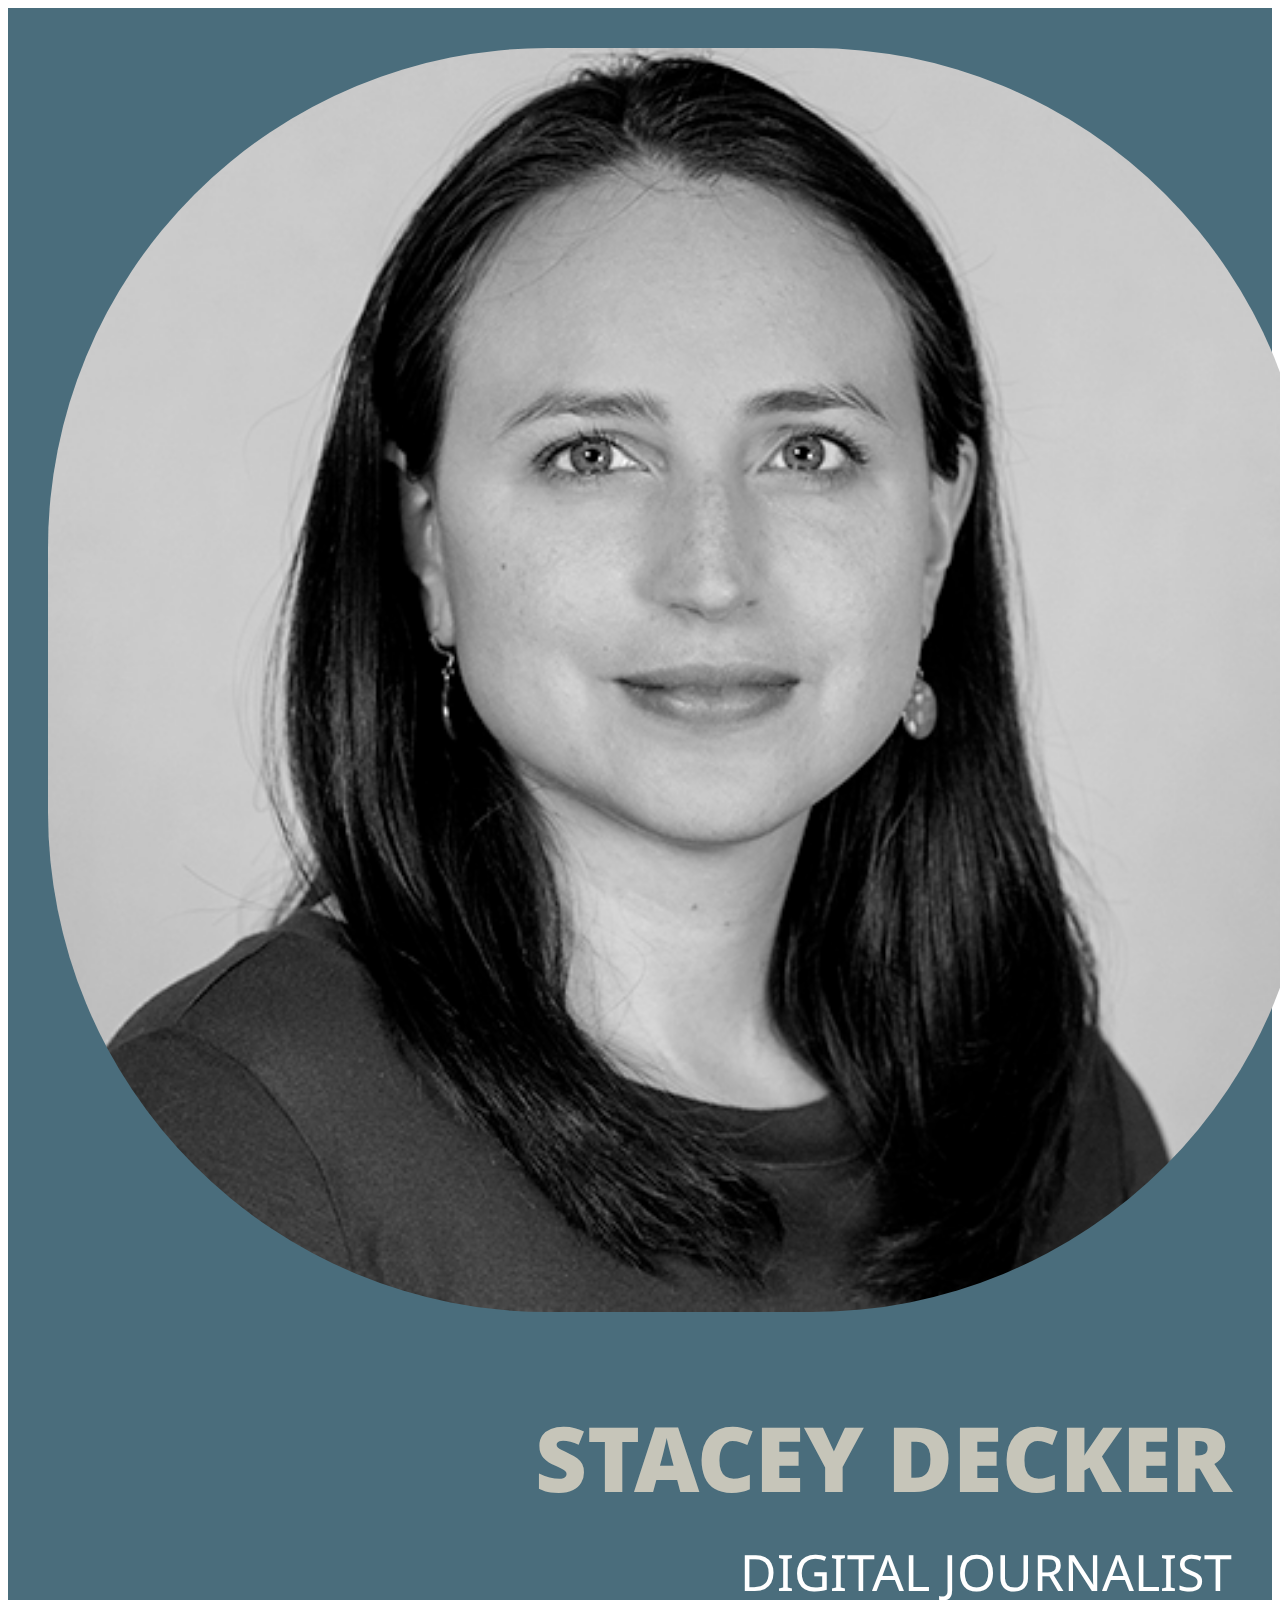
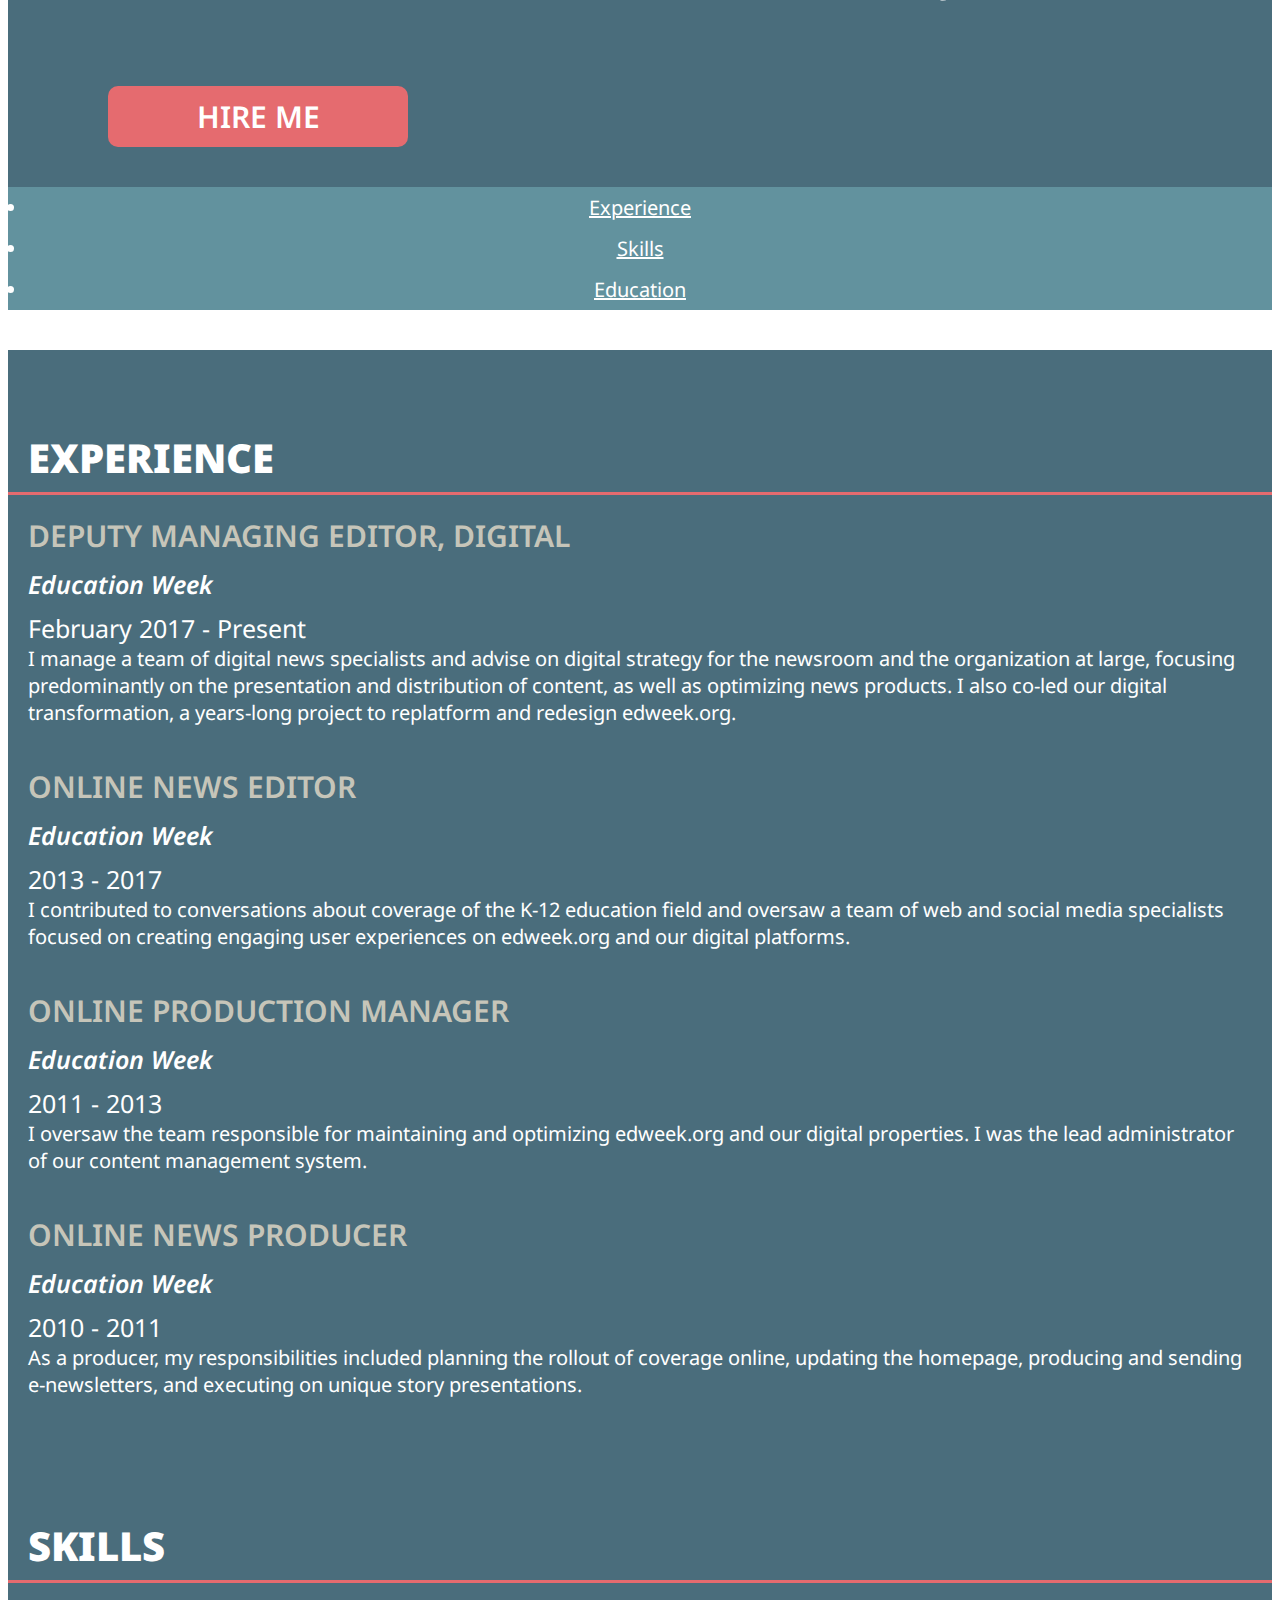
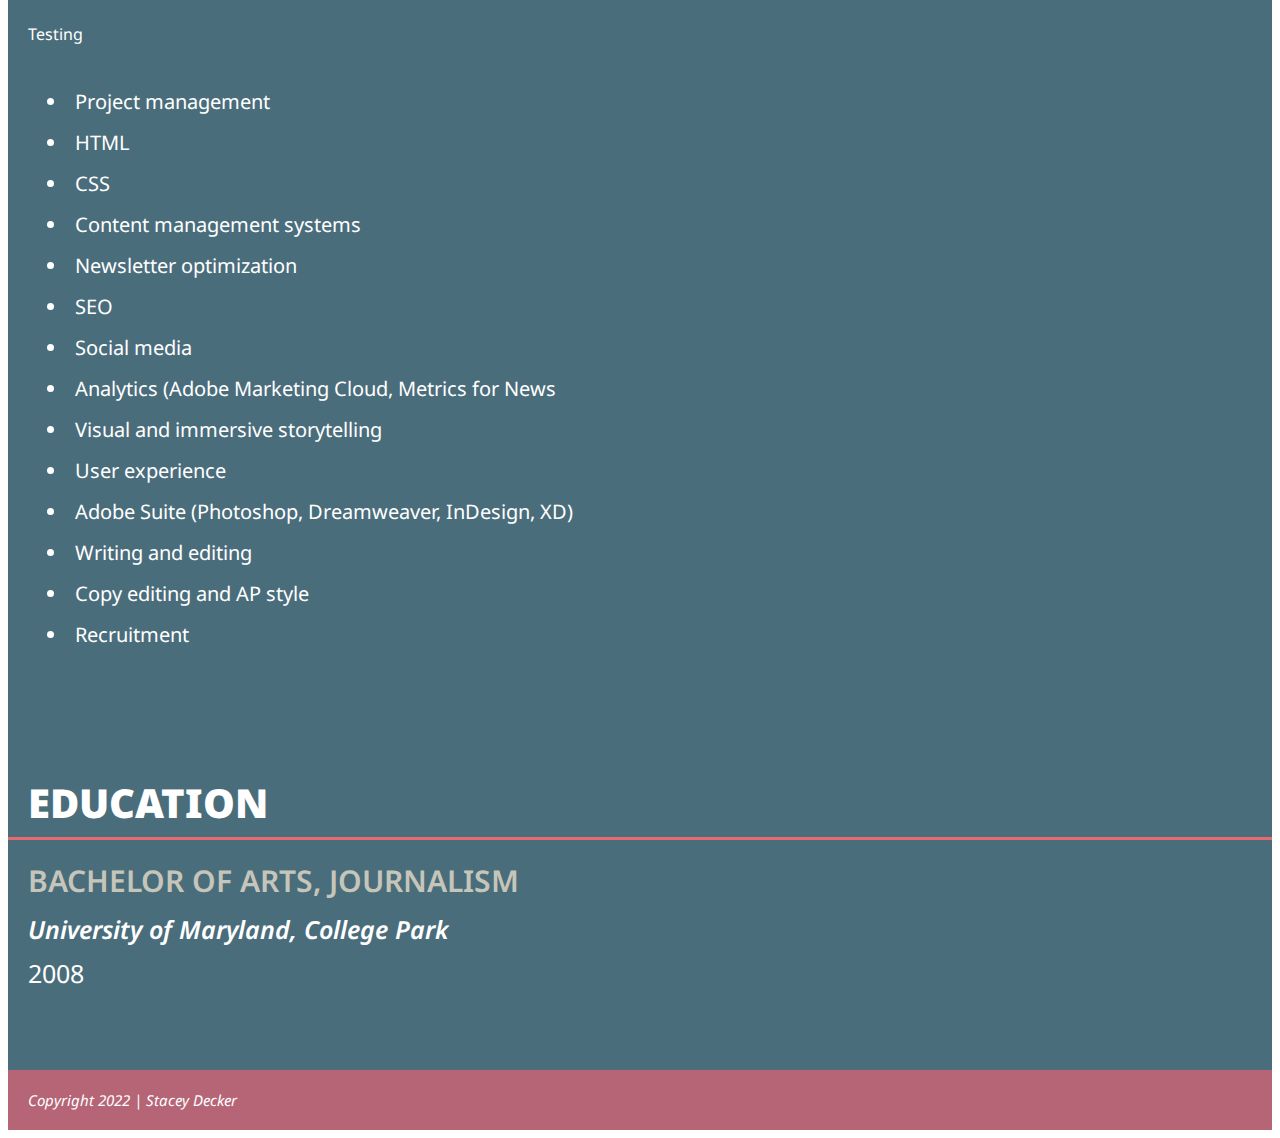
<file: online-portfolio-project/index.html>
<!DOCTYPE html>

<html lang="en">
    
<head>
    
<meta charset="utf-8">
<meta name="viewport" content="width=device-width, initial-scale=1, shrink-to-fit=no">

<title>Bootstrap Template</title>

<!-- Bootstrap CSS and JavaScript -->
<link href="https://cdn.jsdelivr.net/npm/bootstrap@5.0.1/dist/css/bootstrap.min.css" rel="stylesheet" integrity="sha384-+0n0xVW2eSR5OomGNYDnhzAbDsOXxcvSN1TPprVMTNDbiYZCxYbOOl7+AMvyTG2x" crossorigin="anonymous">
<script src="https://cdn.jsdelivr.net/npm/bootstrap@5.0.1/dist/js/bootstrap.bundle.min.js" integrity="sha384-gtEjrD/SeCtmISkJkNUaaKMoLD0//ElJ19smozuHV6z3Iehds+3Ulb9Bn9Plx0x4" crossorigin="anonymous"></script>
<link rel="stylesheet" href="https://cdn.jsdelivr.net/npm/bootstrap-icons@1.5.0/font/bootstrap-icons.css">

<link href="style.css" rel="stylesheet">
    
<link rel="preconnect" href="https://fonts.googleapis.com">
<link rel="preconnect" href="https://fonts.gstatic.com" crossorigin>
<link href="https://fonts.googleapis.com/css2?family=Noto+Sans:wght@400;600;900&display=swap" rel="stylesheet">

</head>
    
<body>

<!--Tooper Begin-->  
<div class="container-fluid" id="topper">
    <div class="row" id="toprow">
        <div class="col-sm-4">
            <img src="stacey-square-headshot.jpg" id="headshot">
        </div>
        <div class="col-sm-8">
            <h1>Stacey Decker</h1>
            <h2>Digital Journalist</h2>
            <button id="button" class="align-bottom"><a href="mailto:srdecker@umd.edu">Hire Me</a></button>
        </div>
    </div>
</div>
<!--Topper End-->
    
<!-- Horizontal Nav Start -->
<ul class="nav">
  <li class="nav-item">
    <a class="nav-link" href="#experience">Experience</a>
  </li>
  <li class="nav-item">
    <a class="nav-link" href="#skills">Skills</a>
  </li>
  <li class="nav-item">
    <a class="nav-link" href="#education">Education</a>
  </li>
</ul>
<!-- Horizontal Nav End -->


<div class="container-fluid" id="body">
    <div class="row">
        <div class="col">
            <a name="experience"></a><h3>Experience</h3>
        </div>
    </div>
    <div class="row">
        <div class="col-sm-4">
            <p id="title">Deputy Managing Editor, Digital</p>
            <p id="company">Education Week</p>
            <p id="date">February 2017 - Present</p>
        </div>
        <div class="col-sm-8">
            <p id="description">
                I manage a team of digital news specialists and advise on digital strategy for the newsroom and the organization at large, focusing predominantly on the presentation and distribution of content, as well as optimizing news products. I also co-led our digital transformation, a years-long project to replatform and redesign edweek.org.
            </p>
        </div>
    </div>
        <div class="row extraspace">
        <div class="col-sm-4">
            <p id="title">Online News Editor</p>
            <p id="company">Education Week</p>
            <p id="date">2013 - 2017</p>
        </div>
        <div class="col-sm-8">
            <p id="description">
                I contributed to conversations about coverage of the K-12 education field and oversaw a team of web and social media specialists focused on creating engaging user experiences on edweek.org and our digital platforms. 
            </p>
        </div>
    </div>
        <div class="row extraspace">
        <div class="col-sm-4">
            <p id="title">Online Production Manager</p>
            <p id="company">Education Week</p>
            <p id="date">2011 - 2013</p>
        </div>
        <div class="col-sm-8">
            <p id="description">
               I oversaw the team responsible for maintaining and optimizing edweek.org and our digital properties. I was the lead administrator of our content management system.
            </p>
        </div>
    </div>
        <div class="row extraspace">
        <div class="col-sm-4">
            <p id="title">Online News Producer</p>
            <p id="company">Education Week</p>
            <p id="date">2010 - 2011</p>
        </div>
        <div class="col-sm-8">
            <p id="description">
                As a producer, my responsibilities included planning the rollout of coverage online, updating the homepage, producing and sending e-newsletters, and executing on unique story presentations.
            </p>
        </div>
    </div>
    <div class="row">
        <div class="col">
             <a name="skills"></a><h3>Skills</h3>
        </div>
    </div>
    <div class="row">
        <div class="col-sm-4">
            <p style="padding:20px;">Testing</p>
        </div>
    </div>
     <div class="row">
        <div class="col-sm-4" id="skills">
            <ul>
                <li>
                    Project management
                </li>
                 <li>
                   HTML
                </li>
                 <li>
                    CSS
                </li>
                 <li>
                    Content management systems
                </li>
                 <li>
                  Newsletter optimization
                </li>
                 <li>
                  SEO
                </li>
            </ul>
         </div>
          <div class="col-sm-4" id="skills">
                <ul>
                <li>
                    Social media
                </li>
                  <li>
                      Analytics (Adobe Marketing Cloud, Metrics for News
                    </li> 
                    <li>
                    Visual and immersive storytelling
                    </li>
                    <li>
                        User experience
                    </li>
                    <li>
                        Adobe Suite (Photoshop, Dreamweaver, InDesign, XD)
                    </li>
            </ul>
         </div>
          <div class="col-sm-4" id="skills">
                <ul>
                <li>
                    Writing and editing
                </li>
                <li>
                    Copy editing and AP style
                </li>
                <li>
                    Recruitment
                </li>
            </ul>
         </div>
    </div>
    <div class="row">
        <div class="col">
             <a name="education"></a><h3>Education</h3>
        </div>
    </div>
    <div class="row">
        <div class="col">
            <p id="title">Bachelor of Arts, Journalism</p>
            <p id="company">University of Maryland, College Park</p>
            <p id="date">2008</p>
        </div>
    </div>
</div>

<!-- Footer start -->
<div class="container-fluid" id="footer">
    Copyright 2022 | Stacey Decker
</div>
<!-- Footer end -->
    
</body>
    
</html>
</file>
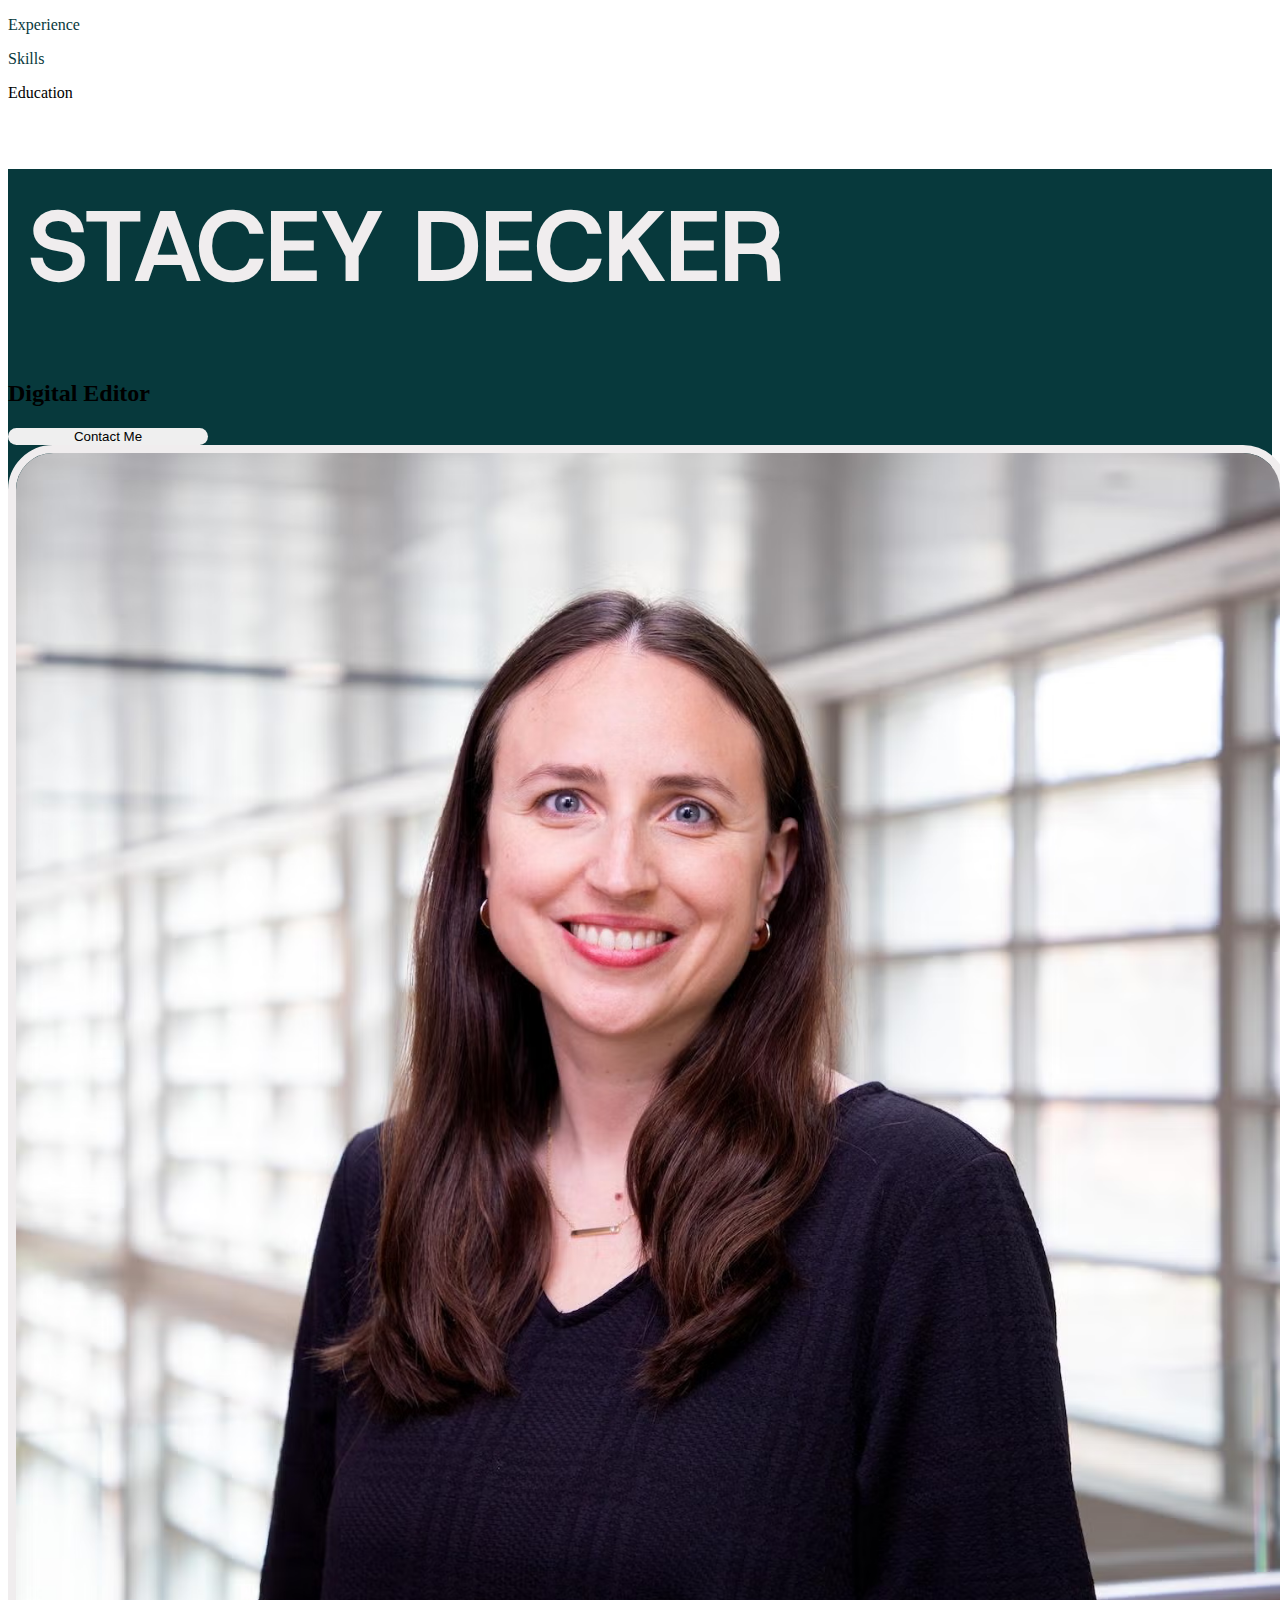
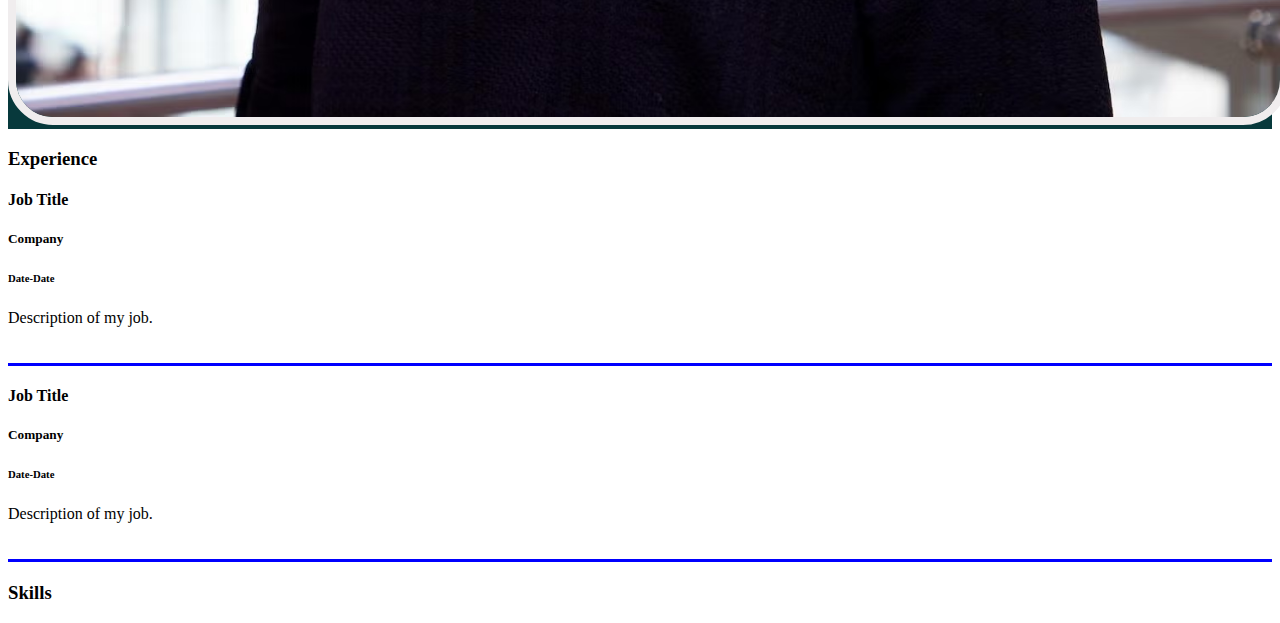
<file: online-portfolio-project/2026/index.html>
<!doctype html>
<html lang="en">
    <head>
        <meta charset="UTF-8" />
        <meta name="viewport" content="width=device-width, initial-scale=1" />

        <title>Stacey Decker's Portfolio</title>

        <!--This is my Bootstrap code-->
        <link
            href="https://cdn.jsdelivr.net/npm/bootstrap@5.3.8/dist/css/bootstrap.min.css"
            rel="stylesheet"
            integrity="sha384-sRIl4kxILFvY47J16cr9ZwB07vP4J8+LH7qKQnuqkuIAvNWLzeN8tE5YBujZqJLB"
            crossorigin="anonymous" />
        <!--This is my Google font-->
        <link rel="preconnect" href="https://fonts.googleapis.com" />
        <link rel="preconnect" href="https://fonts.gstatic.com" crossorigin />
        <link
            href="https://fonts.googleapis.com/css2?family=Host+Grotesk:ital,wght@0,300..800;1,300..800&display=swap"
            rel="stylesheet" />
        <!--This connects my HTML and CSS files-->
        <link href="style.css" rel="stylesheet" />
    </head>

    <body>
        <div class="container-fluid" id="navigation">
            <div class="row">
                <div class="col-sm-4">
                    <p class="nav"><a href="#experience">Experience</a></p>
                </div>
                <div class="col-sm-4">
                    <p class="nav"><a href="#skills">Skills</a></p>
                </div>
                <div class="col-sm-4"><p class="nav">Education</p></div>
            </div>
        </div>

        <div class="container-fluid" id="topper">
            <div class="row">
                <div class="col-sm-8">
                    <h1>Stacey <span class="lastname">Decker</span></h1>
                    <h2>Digital Editor</h2>
                    <button>Contact Me</button>
                </div>
                <div class="col-sm-4 fullwidth">
                    <img src="Stacey_Decker_03.avif" id="headshot" />
                </div>
            </div>
        </div>

        <div class="container-fluid">
            <div class="row">
                <div class="col"><h3 id="experience">Experience</h3></div>
            </div>
            <div class="row job">
                <div class="col-sm-3">
                    <h4>Job Title</h4>
                    <h5>Company</h5>
                    <h6>Date-Date</h6>
                </div>
                <div class="col-sm-9"><p>Description of my job.</p></div>
            </div>
            <div class="row job">
                <div class="col-sm-3">
                    <h4>Job Title</h4>
                    <h5>Company</h5>
                    <h6>Date-Date</h6>
                </div>
                <div class="col-sm-9"><p>Description of my job.</p></div>
            </div>
            <div class="row">
                <div class="col"><h3 id="skills">Skills</h3></div>
            </div>
        </div>
    </body>
</html>
</file>
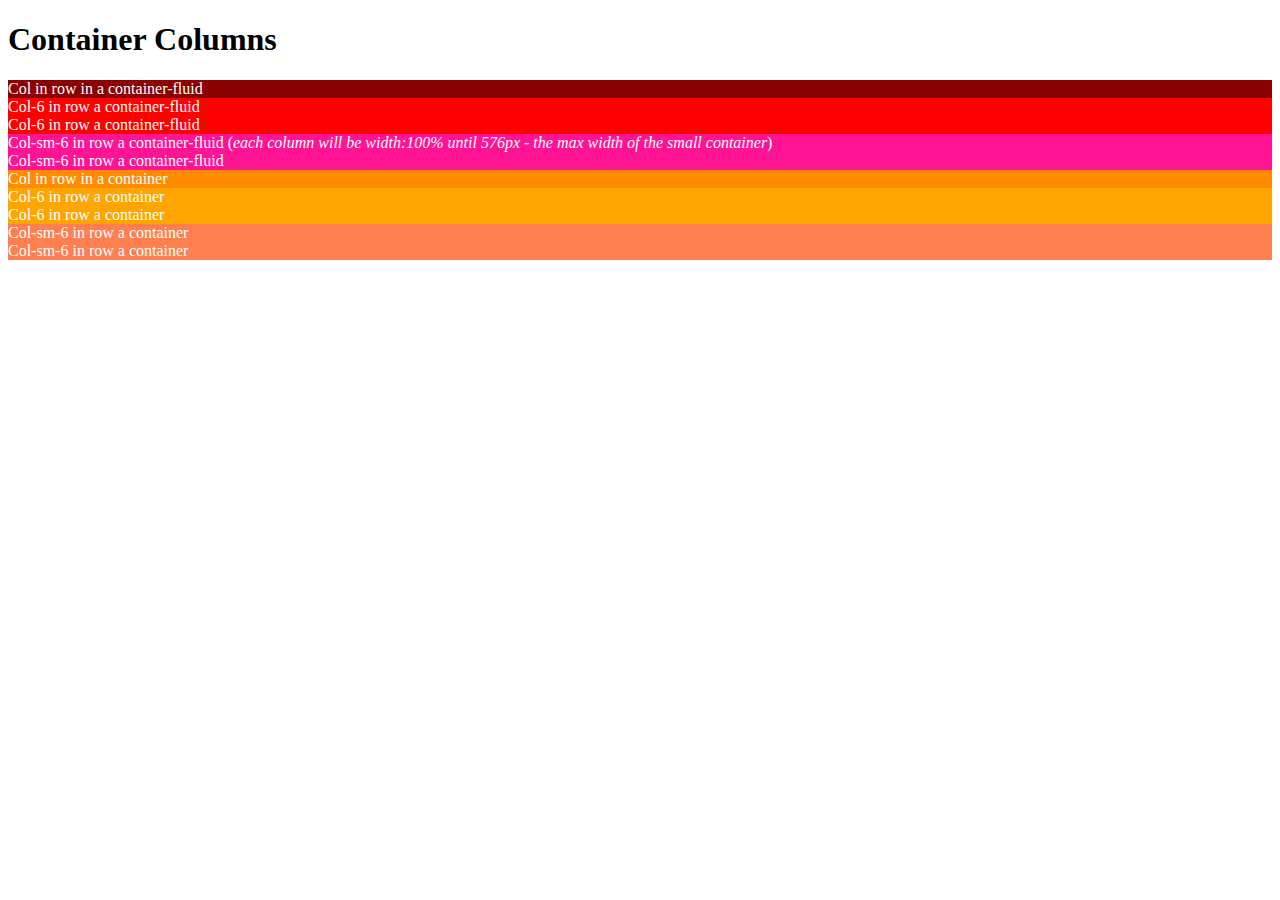
<file: bootstrap-helper/columns.html>
<!DOCTYPE html>

<html lang="en">
<head>
<meta charset="utf-8">
<meta name="viewport" content="width=device-width, initial-scale=1, shrink-to-fit=no">

<title>TITLE HERE</title>

<!-- Bootstrap CSS and JavaScript -->
<link href="https://cdn.jsdelivr.net/npm/bootstrap@5.0.1/dist/css/bootstrap.min.css" rel="stylesheet" integrity="sha384-+0n0xVW2eSR5OomGNYDnhzAbDsOXxcvSN1TPprVMTNDbiYZCxYbOOl7+AMvyTG2x" crossorigin="anonymous">
<script src="https://cdn.jsdelivr.net/npm/bootstrap@5.0.1/dist/js/bootstrap.bundle.min.js" integrity="sha384-gtEjrD/SeCtmISkJkNUaaKMoLD0//ElJ19smozuHV6z3Iehds+3Ulb9Bn9Plx0x4" crossorigin="anonymous"></script>
<link rel="stylesheet" href="https://cdn.jsdelivr.net/npm/bootstrap-icons@1.5.0/font/bootstrap-icons.css">

<link href="style.css" rel="stylesheet">

</head>
    
<body>
    
<!--Visual demonstration of how the columns work-->    

    <h1>Container Columns</h1>

    <div class="container-fluid">
        
        <div class="row">
            <div class="col">
                Col in row in a container-fluid
            </div>
        </div>
        
        <div class="row">
            <div class="col-6">
                Col-6 in row a container-fluid
            </div>
            <div class="col-6">
                Col-6 in row a container-fluid
            </div>
        </div>
        
        <div class="row">
            <div class="col-sm-6">
                Col-sm-6 in row a container-fluid (<em>each column will be width:100% until 576px - the max width of the small container</em>)
            </div>
            <div class="col-sm-6">
                Col-sm-6 in row a container-fluid
            </div>
        </div>
        
    </div>
    
    <div class="container">
        <div class="row">
            <div class="col">
                Col in row in a container
            </div>
        </div>
        
        <div class="row">
            <div class="col-6">
                Col-6 in row a container
            </div>
            <div class="col-6">
                Col-6 in row a container
            </div>
        </div>
        
        <div class="row">
            <div class="col-sm-6">
                Col-sm-6 in row a container
            </div>
            <div class="col-sm-6">
                Col-sm-6 in row a container
            </div>
        </div>
        
    </div>

    
</body>
</html>
</file>
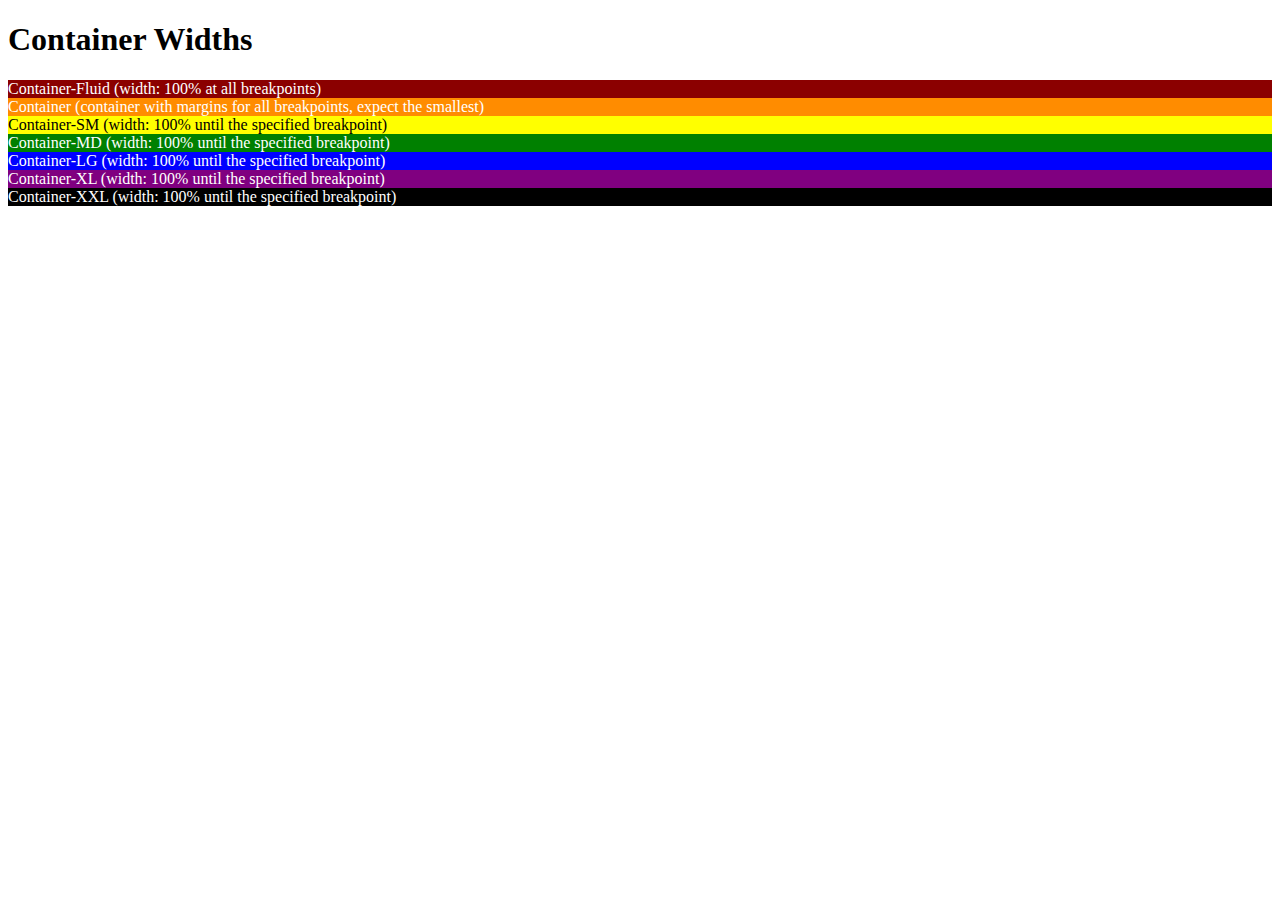
<file: bootstrap-helper/containers.html>
<!DOCTYPE html>

<html lang="en">
<head>
<meta charset="utf-8">
<meta name="viewport" content="width=device-width, initial-scale=1, shrink-to-fit=no">

<title>TITLE HERE</title>

<!-- Bootstrap CSS and JavaScript -->
<link href="https://cdn.jsdelivr.net/npm/bootstrap@5.0.1/dist/css/bootstrap.min.css" rel="stylesheet" integrity="sha384-+0n0xVW2eSR5OomGNYDnhzAbDsOXxcvSN1TPprVMTNDbiYZCxYbOOl7+AMvyTG2x" crossorigin="anonymous">
<script src="https://cdn.jsdelivr.net/npm/bootstrap@5.0.1/dist/js/bootstrap.bundle.min.js" integrity="sha384-gtEjrD/SeCtmISkJkNUaaKMoLD0//ElJ19smozuHV6z3Iehds+3Ulb9Bn9Plx0x4" crossorigin="anonymous"></script>
<link rel="stylesheet" href="https://cdn.jsdelivr.net/npm/bootstrap-icons@1.5.0/font/bootstrap-icons.css">

<link href="style.css" rel="stylesheet">

</head>
    
<body>
    
<!--Visual demonstration of how the containers work-->    
    <h1>Container Widths</h1>
    
    <div class="container-fluid">
        Container-Fluid (width: 100% at all breakpoints)
    </div>
    
    <div class="container">
        Container (container with margins for all breakpoints, expect the smallest)
    </div>
    
    <div class="container-sm">
        Container-SM (width: 100% until the specified breakpoint)
    </div>

    <div class="container-md">
        Container-MD (width: 100% until the specified breakpoint)
    </div>
    
    <div class="container-lg">
        Container-LG (width: 100% until the specified breakpoint)
    </div>
    
    <div class="container-xl">
        Container-XL (width: 100% until the specified breakpoint)
    </div>
    
    <div class="container-xxl">
        Container-XXL (width: 100% until the specified breakpoint)
    </div>
    
</body>
</html>
</file>
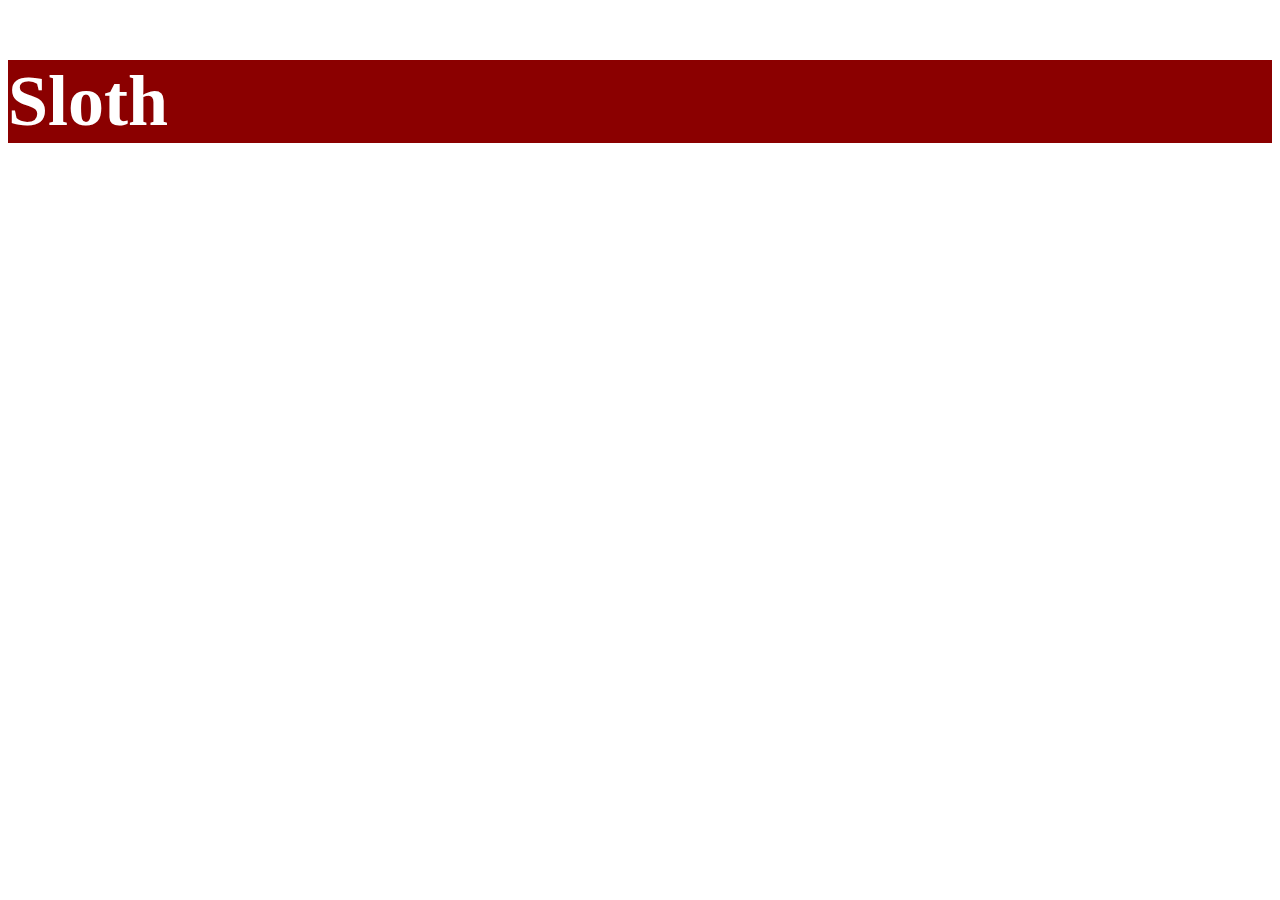
<file: bootstrap-helper/styling.html>
<!DOCTYPE html>

<html lang="en">
<head>
<meta charset="utf-8">
<meta name="viewport" content="width=device-width, initial-scale=1, shrink-to-fit=no">

<title>TITLE HERE</title>

<!-- Bootstrap CSS and JavaScript -->
<link href="https://cdn.jsdelivr.net/npm/bootstrap@5.0.1/dist/css/bootstrap.min.css" rel="stylesheet" integrity="sha384-+0n0xVW2eSR5OomGNYDnhzAbDsOXxcvSN1TPprVMTNDbiYZCxYbOOl7+AMvyTG2x" crossorigin="anonymous">
<script src="https://cdn.jsdelivr.net/npm/bootstrap@5.0.1/dist/js/bootstrap.bundle.min.js" integrity="sha384-gtEjrD/SeCtmISkJkNUaaKMoLD0//ElJ19smozuHV6z3Iehds+3Ulb9Bn9Plx0x4" crossorigin="anonymous"></script>
<link rel="stylesheet" href="https://cdn.jsdelivr.net/npm/bootstrap-icons@1.5.0/font/bootstrap-icons.css">

<link href="style.css" rel="stylesheet">

</head>
    
<body>
    
    
    <!--container-fluid with multiple responsove columns-->
    <div class="container-fluid">
        <div class="row">
            <div class="col-sm-2 col-md-3 col-lg-4 col-xl-6">
                <h2>Sloth</h2>
            </div>
        </div>
    </div>


    
</body>
</html>
</file>
<file: online-portfolio-project/style.css>
@media {

/*Topper Styles*/
#topper {
    background-color:#4A6D7C;
    text-align:left;
}

#headshot {
    border-radius: 500px;
    width:100%;
    margin:10px 0px 0px 0px;
}

h1 {
    font-size:80px;
    font-family: 'Noto Sans', sans-serif;
    font-weight: 900;
    color:#C6C5B9;
    text-transform:uppercase;
    margin:10px 0px 10px 0px;
    text-align: center;
    line-height:1;
}

h2 {
    color: white;
    font-family: 'Noto Sans', sans-serif;
    font-weight:400;
    text-transform: uppercase;
    text-align: center;
    font-size:30px;
    margin:0px 0px 0px 0px;
}


#button {
    background-color:#E56B6F;
    border:0px;
    padding:10px 30px 10px 30px;
    border-radius: 10px;
    font-family: 'Noto Sans', sans-serif;
    text-transform:uppercase;
    font-weight:600;
    font-size:30px;
    margin:20px 0px 40px 0px;
    width:100%;
}

#button a {
    color:white;
    text-decoration: none;
}

#button:hover {
    background-color:#B56576;
}

    
/*Styling for boxes*/
#squares {
    padding:0px 0px 0px 0px;  
    }
    
.bgcolor1 {
    background-color: aqua;
    width:100%;
    margin:0px 0px 0px 0px;
    height:50%;
    }
    
.bgcolor2 {
    background-color:pink;
    width:100%;
    margin:0px 0px 0px 0px;
    height:50%;
}
    

    
/*Nav Styles*/
.nav {
    background-color:#62929E;
    color: white;
    font-family: 'Noto Sans', sans-serif;
    font-weight:600;
    padding:0px 0px 0px 0px;
    margin: 0px;
    justify-content: center;
}

.nav a {
    color: white;
    font-size:20px;
}

.nav a:hover {
    color: white;
    text-decoration: underline;
}
    
.nav-item {
    width:100%;
    text-align:center;
    }

/*Body Styles*/
#body {
    background-color:#4A6D7C;
    font-family: 'Noto Sans', sans-serif;
    color: white;
    padding-bottom:80px;
}

h3 {
    font-size: 40px;
    font-weight:900;
    text-transform:uppercase;
    padding:40px 20px 7px 20px;
    border-bottom: 3px solid #E56B6F;
    margin-bottom:20px;
}

.extraspace {
    margin-top:40px;
}

#title {
    font-size:30px;
    font-weight:600;
    color:#C6C5B9;
    text-transform:uppercase;
    padding:0px 20px 0px 20px;
    margin: 0px 0px 10px 0px;
    line-height:1.4;
}

#company {
    font-size:25px;
    font-weight:600;
    padding:0px 20px 0px 20px;
    margin: 0px 0px 10px 0px;
    font-style:italic;
}

#date {
    font-size:25px;
    font-weight:400;
    padding:0px 20px 0px 20px;
    margin: 0px;
}

#description {
    font-size:20px;
    font-weight:400;
    padding:0px 20px 0px 20px;
    margin: 0px;
}

ul {
        margin:0px;
    }
    
li {
    font-size:20px;
    font-weight:400;
    padding: 7px;
    margin: 0px 20px 0px 20px;
}

/*Footer Styles*/
#footer {
    font-family: 'Noto Sans', sans-serif;
    font-size:15px;
    font-style:italic;
    background-color:#B56576;
    color:white;
    padding: 20px 0px 20px 20px;
}
}

/*TABLET*/
@media (min-width: 576px) {

#button {
    margin:80px 0px 40px 100px;
    width:300px;
}
    
#headshot {
    margin:40px 0px 40px 40px;
}
    
h1 {
    font-size:100%;
    margin:40px 40px 20px 20px;
    text-align: right;
    line-height:1;
}
    
h2 {
    font-size:40px;
    margin:0px 40px 0px 20px;
    text-align:right;
}

h3 {
    font-size: 40px;
    font-weight:900;
    text-transform:uppercase;
    padding:80px 20px 7px 20px;
    border-bottom: 3px solid #E56B6F;
    margin-bottom:20px;
}

.nav-item {
        width:auto;
    }
    
#title {
    padding:0px 0px 0px 20px;
}

#company {
    padding:0px 0px 0px 20px;
}

#date {
    padding:0px 0px 0px 20px;
}

ul {
        margin:inherit;
    }
}

/*DESKTOP*/
@media (min-width: 992px) {
    
h1 {
    font-size:90px;
    line-height:normal;
}
    
h2 {
    font-size:50px;

}

}
</file>
<file: online-portfolio-project/2026/style.css>
/*Color palette
 * Black - #0a090c
 * Gray - #f0edee
 * Dark turqouise - #07393c
 * */

/*This is my first media query. It is my default media query. It includes all CSS rules that I want to apply to every screen that views my project, no matter the size*/
@media screen {
    #topper {
        background-color: #07393c;
    }

    #headshot {
        width: 100%;
        border-radius: 45px;
        border: 8px solid #f0edee;
    }

    .fullwidth {
        padding: 0px;
    }

    h1 {
        font-family: "Host Grotesk", sans-serif;
        letter-spacing: -0.7px;
        font-weight: bold;
        text-transform: uppercase;
        color: #f0edee;
        padding: 10px 0px 0px 20px;
        font-size: 50px;
    }

    button {
        border-radius: 45px;
        border: none;
        width: 100px;
    }

    .job {
        margin-bottom: 20px;
        padding-bottom: 20px;
        border-bottom: 3px solid blue;
    }

    .nav {
        justify-content: center;
    }

    .nav a {
        color: #07393c;
        text-decoration: none;
    }

    .nav a:hover {
        font-weight: bold;
        border-bottom: 1px solid blue;
    }
}

/*This is my next media query. It includes all the ADJUSTMENTS I want to make to my CSS rules for any screens that are 576px wide or bigger*/

@media (min-width: 576px) {
    h1 {
        font-size: 80px;
    }

    button {
        width: 200px;
    }
}

/*This is my next media query. It includes all the ADJUSTMENTS I want to make to my CSS rules for any screens that are 768px wide or bigger*/

@media (min-width: 768px) {
    h1 {
        font-size: 100px;
    }
}
</file>
<file: bootstrap-helper/style.css>
/*xsmall*/
@media {
        h2 {
        font-size: 20px;
    }
}

/*small*/
@media (min-width: 576px) {
    h2 {
        font-size: 30px;
    }
}
/*medium*/
@media (min-width: 768px) {
    h2 {
        font-size: 45px;
    }
}

/*large*/
@media (min-width: 992px) {
    h2 {
        font-size: 60px;
    }
}
/*xlarge*/
@media (min-width: 1200px) {
    h2 {
        font-size: 72px;
    }
}
/*xxlarge*/
@media (min-width: 1400px) {
    h2 {
        font-size: 100px;
    }
}


.container-fluid {
    background-color:darkred;
    color:white;
}

.container {
    background-color:darkorange;
    color:white;
}

.container-sm {
    background-color:yellow;
    color:black;
}

.container-md {
    background-color:green;
    color:white;
}

.container-lg {
    background-color:blue;
    color:white;
}

.container-xl {
    background-color:purple;
    color:white;
}

.container-xxl {
    background-color: black;
    color: white;
}

.container-fluid .col-6 {
    background-color: red;
}

.container-fluid .col-sm-6 {
    background-color: deeppink;
}

.container .col-6 {
    background-color: orange;
}

.container .col-sm-6 {
    background-color: coral;
}
</file>
